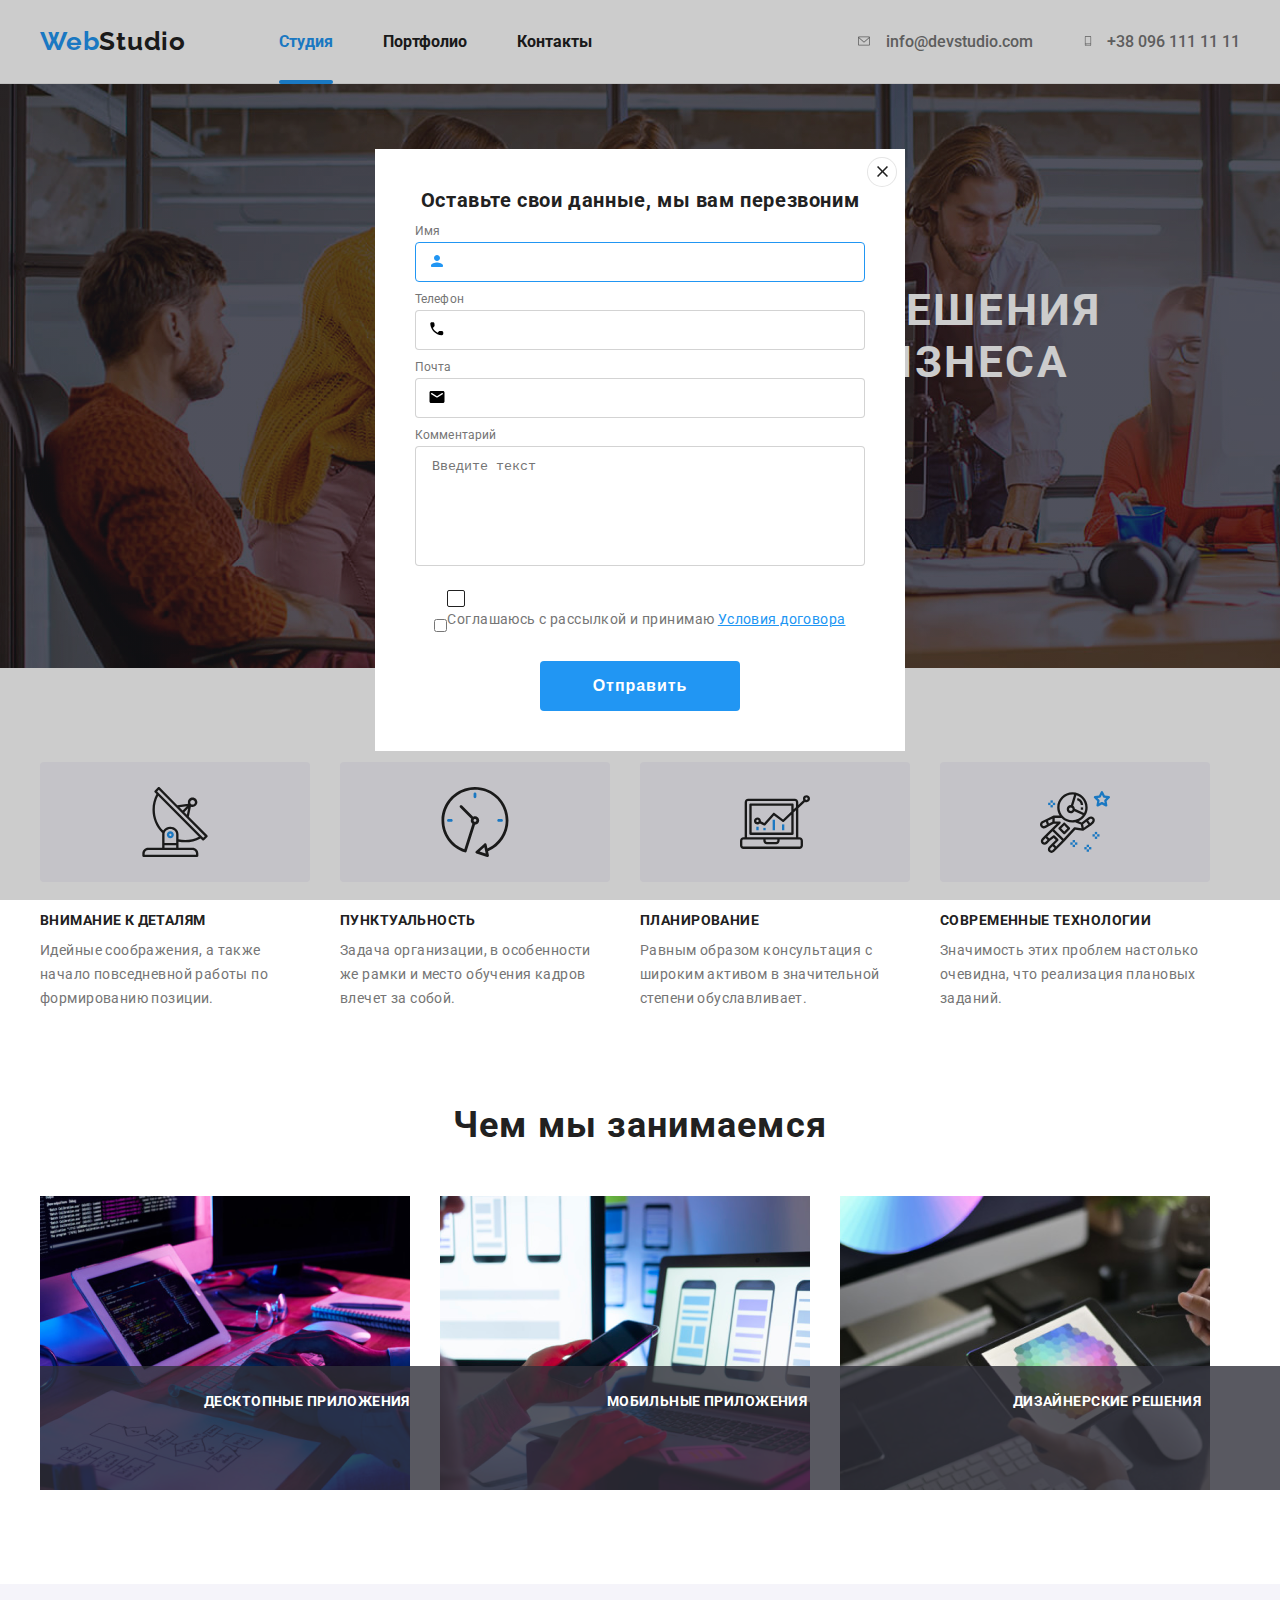
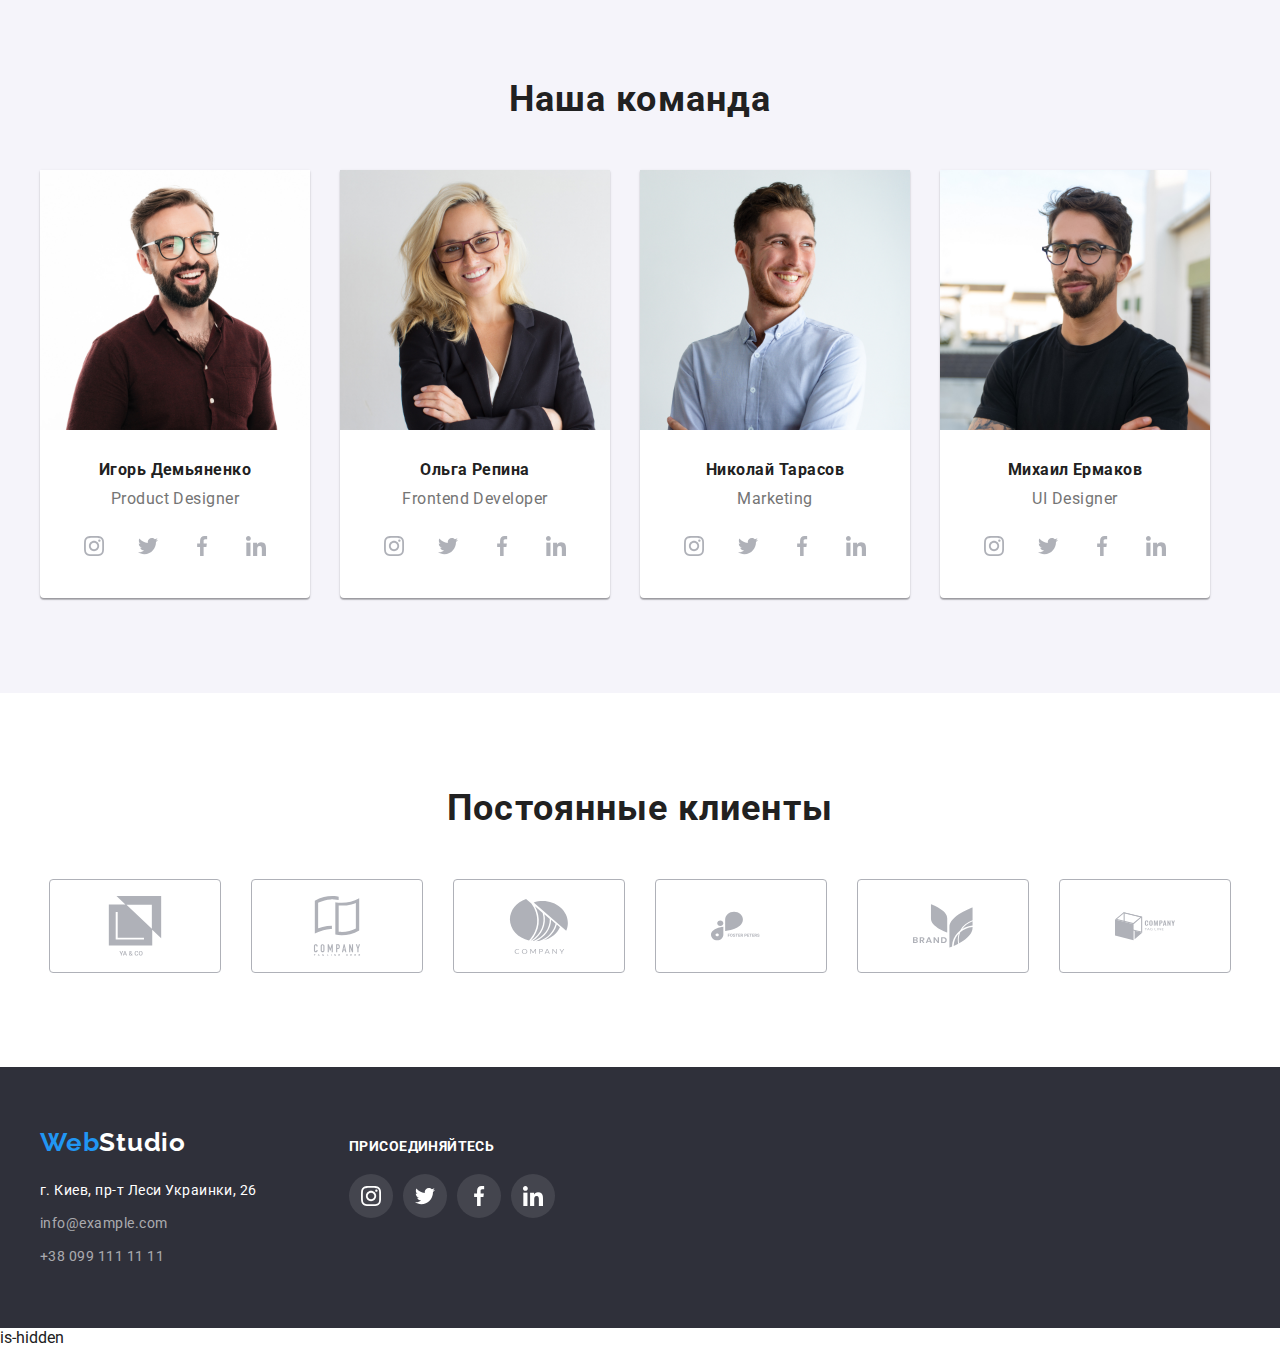
<file: index.html>
<!DOCTYPE html>
<html lang="ru">
  <head>
    <meta charset="UTF-8" />
    <meta http-equiv="X-UA-Compatible" content="IE=edge" />
    <meta name="viewport" content="width=h, initial-scale=1.0" />
    <title>Document</title>
    <link rel="preconnect" href="https://fonts.googleapis.com">
    <link rel="preconnect" href="https://fonts.gstatic.com" crossorigin>
    <link href="https://fonts.googleapis.com/css2?family=Raleway:wght@700&family=Roboto:wght@400;500;700;900&display=swap" rel="stylesheet">
    <link rel="stylesheet" href="https://cdnjs.cloudflare.com/ajax/libs/modern-normalize/1.1.0/modern-normalize.min.css" integrity="sha512-wpPYUAdjBVSE4KJnH1VR1HeZfpl1ub8YT/NKx4PuQ5NmX2tKuGu6U/JRp5y+Y8XG2tV+wKQpNHVUX03MfMFn9Q==" crossorigin="anonymous" referrerpolicy="no-referrer" />
    <link rel="stylesheet" href="./css/style.css" />
  </head>
  <body>
    <header class="main-header">
      <div class="container container-nav">
        <nav class="header">
          <a href="/" class="webstudio raleway black"><span class="blue raleway">Web</span>Studio</a>
          <ul class="ul-nav">
            <li class="header-item">
              <a class="blue link studio item-link-header" href="/">Студия</a>
            </li>

            <li class="header-item">
              <a class="link portfolio black item-link-header" href="./portfolio.html">Портфолио</a>
            </li>

            <li class="header-item"><a class="link contacts black item-link-header" href="/">Контакты</a></li>
          </ul>
        </nav>

        <ul class="mail-tel">

          <li class="header-item">
            <a class="link grey mail item-link-header" href="mailto:info@devstudio.com">
              <svg class="mail-tel-icon" width="16" height="12"><use xlink:href="./img/icons.svg#icon-envelope"></use></svg>
              info@devstudio.com</a>
          </li>

          <li class="header-item">
            <a class="tel link grey item-link-header" href="tel:+380961111111">
              <svg class="mail-tel-icon" width="10" height="12"><use xlink:href="./img/icons.svg#icon-smartphone"></use></svg>
              +38 096 111 11 11</a>
          </li>

        </ul>
      </div>
    </header>

    <main>
      <section class="banner">
        <div class="container">
          <h1 class="banner-text">Эффективные решения для вашего бизнеса</h1>
          <button class="button" type="button" data-modal-open>
            <span class="text-button">Заказать услугу</span>
          </button>
        </div>
      </section>

      <section class="main-quality">
        <div class="container">
          <ul class="quality">
            <li class="quality-box">
              <div class="quality-box-icon">
                <svg class="icon-quality" width="70" height="70"><use xlink:href="./img/icons.svg#icon-antenna-1"></use></svg>
              </div>
              <h3 class="quality-name">Внимание к деталям</h3>
              <p class="quality-text">
                Идейные соображения, а также начало повседневной работы по
                формированию позиции.
              </p>
            </li>

            <li class="quality-box">
              <div class="quality-box-icon">
                <svg class="icon-quality" width="70" height="70"><use xlink:href="./img/icons.svg#icon-clock-1"></use></svg>
              </div>
              <h3 class="quality-name">Пунктуальность</h3>
              <p class="quality-text">
                Задача организации, в особенности же рамки и место обучения кадров
                влечет за собой.
              </p>
            </li>

            <li class="quality-box">
              <div class="quality-box-icon">
                <svg class="icon-quality" width="70" height="70"><use xlink:href="./img/icons.svg#icon-diagram-1"></use></svg>
              </div>
              <h3 class="quality-name">Планирование</h3>
              <p class="quality-text">
                Равным образом консультация с широким активом в значительной
                степени обуславливает.
              </p>
            </li>

            <li class="quality-box">
              <div class="quality-box-icon">
                <svg class="icon-quality" width="70" height="70"><use xlink:href="./img/icons.svg#icon-astronaut-1"></use></svg>
              </div>
              <h3 class="quality-name">Современные технологии</h3>
              <p class="quality-text">
                Значимость этих проблем настолько очевидна, что реализация
                плановых заданий.
              </p>
            </li>
          </ul>
        </div>
      </section>

      <section class="doing">
        <div class="container">
          <h2 class="doing-text">Чем мы занимаемся</h2>
          <ul class="doing-pic">
            <li class="doing-img" width="370">
              <div class="doing-cont">
                <img src="img/box1.png" alt="img" width="370" />
                <p class="doing-text-cont">Десктопные приложения</p>
              </div>
            </li>

            <li class="doing-img" width="370">
              <div class="doing-cont">
                <img src="img/box2.png" alt="img" width="370" />
                <p class="doing-text-cont">Мобильные приложения</p>
              </div>
            </li>
            
            <li class="doing-img" width="370">
              <div class="doing-cont">
                <img src="img/box3.png" alt="img" width="370" />
                <p class="doing-text-cont">Дизайнерские решения</p>
              </div>
            </li>
          </ul>
        </div>
      </section>

      <section class="team">
        <div class="container">
          <h2 class="our-team">Наша команда</h2>
          <ul class="team-container">
            <li class="box-team">
              <img src="img/img.jpg" alt="img" width="270" />
              <div class="our-team-box">
                <h3 class="name-team">Игорь Демьяненко</h3>
                <p class="profession-team">Product Designer</p>
                <ul class="cont-icon">
                  <li>
                    <a href="" class="icon-border">
                      <svg class="team-icon" width="20" height="20"><use xlink:href="./img/icons.svg#icon-instagram-2"></use></svg>
                    </a>
                  </li>

                  <li>
                    <a href="" class="icon-border">
                      <svg class="team-icon" width="20" height="20"><use xlink:href="./img/icons.svg#icon-twitter-1"></use></svg>
                    </a>
                  </li>
                  <li>
                    <a href="" class="icon-border">
                      <svg class="team-icon" width="20" height="20"><use xlink:href="./img/icons.svg#icon-facebook-1"></use></svg>
                    </a>
                  </li>
                  <li>
                    <a href="" class="icon-border">
                      <svg class="team-icon" width="20" height="20"><use xlink:href="./img/icons.svg#icon-linkedin-1"></use></svg>
                    </a>
                  </li>
                </ul>
              </div>

            </li>

            <li class="box-team">
              <img src="img/img1.jpg" alt="img" width="270" />
              <div class="our-team-box">
                <h3 class="name-team">Ольга Репина</h3>
                <p class="profession-team">Frontend Developer</p>
                <ul class="cont-icon">
                  <li>
                    <a href="" class="icon-border">
                      <svg class="team-icon" width="20" height="20"><use xlink:href="./img/icons.svg#icon-instagram-2"></use></svg>
                    </a>
                  </li>

                  <li>
                    <a href="" class="icon-border">
                      <svg class="team-icon" width="20" height="20"><use xlink:href="./img/icons.svg#icon-twitter-1"></use></svg>
                    </a>
                  </li>
                  <li>
                    <a href="" class="icon-border">
                      <svg class="team-icon" width="20" height="20"><use xlink:href="./img/icons.svg#icon-facebook-1"></use></svg>
                    </a>
                  </li>
                  <li>
                    <a href="" class="icon-border">
                      <svg class="team-icon" width="20" height="20"><use xlink:href="./img/icons.svg#icon-linkedin-1"></use></svg>
                    </a>
                  </li>
                </ul>
              </div>
            </li>


            <li class="box-team">
              <img src="img/img2.jpg" alt="img" width="270" />
              <div class="our-team-box">
                <h3 class="name-team">Николай Тарасов</h3>
                <p class="profession-team">Marketing</p>
                <ul class="cont-icon">
                  <li>
                    <a href="" class="icon-border">
                      <svg class="team-icon" width="20" height="20"><use xlink:href="./img/icons.svg#icon-instagram-2"></use></svg>
                    </a>
                  </li>

                  <li>
                    <a href="" class="icon-border">
                      <svg class="team-icon" width="20" height="20"><use xlink:href="./img/icons.svg#icon-twitter-1"></use></svg>
                    </a>
                  </li>
                  <li>
                    <a href="" class="icon-border">
                      <svg class="team-icon" width="20" height="20"><use xlink:href="./img/icons.svg#icon-facebook-1"></use></svg>
                    </a>
                  </li>
                  <li>
                    <a href="" class="icon-border">
                      <svg class="team-icon" width="20" height="20"><use xlink:href="./img/icons.svg#icon-linkedin-1"></use></svg>
                    </a>
                  </li>
                </ul>
              </div>

            </li>

            <li class="box-team">
              <img src="img/img3.jpg" alt="img" width="270" />
              <div class="our-team-box">
                <h3 class="name-team">Михаил Ермаков</h3>
                <p class="profession-team">UI Designer</p>
                <ul class="cont-icon">
                  <li>
                    <a href="" class="icon-border">
                      <svg class="team-icon" width="20" height="20"><use xlink:href="./img/icons.svg#icon-instagram-2"></use></svg>
                    </a>
                  </li>

                  <li>
                    <a href="" class="icon-border">
                      <svg class="team-icon" width="20" height="20"><use xlink:href="./img/icons.svg#icon-twitter-1"></use></svg>
                    </a>
                  </li>
                  <li>
                    <a href="" class="icon-border">
                      <svg class="team-icon" width="20" height="20"><use xlink:href="./img/icons.svg#icon-facebook-1"></use></svg>
                    </a>
                  </li>
                  <li>
                    <a href="" class="icon-border">
                      <svg class="team-icon" width="20" height="20"><use xlink:href="./img/icons.svg#icon-linkedin-1"></use></svg>
                    </a>
                  </li>
                </ul>
              </div>

            </li>
          </ul>
        </div>
      </section>

      <section class="clients">
        <div class="container">
          <h3 class="my-clients">Постоянные клиенты</h3>
          <ul class="clients-cont-icon">
            <li class="clients-icon-box"><a href="" class="clients-icon-link"><svg width="106" height="60" class="clients-icon"><use xlink:href="./img/icons.svg#icon-group"></use></svg></a></li>
            <li class="clients-icon-box"><a href="" class="clients-icon-link"><svg width="106" height="60" class="clients-icon"><use xlink:href="./img/icons.svg#icon-group-1"></use></svg></a></li>
            <li class="clients-icon-box"><a href="" class="clients-icon-link"><svg width="106" height="60" class="clients-icon"><use xlink:href="./img/icons.svg#icon-group-2"></use></svg></a></li>
            <li class="clients-icon-box"><a href="" class="clients-icon-link"><svg width="106" height="60" class="clients-icon"><use xlink:href="./img/icons.svg#icon-group-3"></use></svg></a></li>
            <li class="clients-icon-box"><a href="" class="clients-icon-link"><svg width="106" height="60" class="clients-icon"><use xlink:href="./img/icons.svg#icon-group-4"></use></svg></a></li>
            <li class="clients-icon-box"><a href="" class="clients-icon-link"><svg width="106" height="60" class="clients-icon"><use xlink:href="./img/icons.svg#icon-group-5"></use></svg></a></li>
          </ul>
        </div>
      </section>
    </main>

    <footer class="footer">
      <div class="container footer-cont">
        <div>
          <a href="/" class="webstudio raleway white"><span class="blue raleway">Web</span>Studio</a>
          <address class="address">
            <ul class="address-container">
              <li class="footer-item">
                <a class="link location" href="">г. Киев, пр-т Леси Украинки, 26</a>
              </li>
              <li class="footer-item">
                <a class="link address-mail" href="">info@example.com</a>
              </li>
              <li class="footer-item">
                <a class="link address-tel" href="">+38 099 111 11 11</a>
              </li>
            </ul>
          </address>
        </div>

        <div class="my-social-link">
          <p class="sosial-text">Присоединяйтесь</p>
          <ul class="footer-cont-icon">
            <li class="footer-item-icon">
              <a href="" class="footer-icon-border">
                <svg class="footer-team-icon" width="20" height="20"><use xlink:href="./img/icons.svg#icon-instagram-2"></use></svg>
              </a>
            </li>
            <li class="footer-item-icon">
              <a href="" class="footer-icon-border">
                <svg class="footer-team-icon" width="20" height="20"><use xlink:href="./img/icons.svg#icon-twitter-1"></use></svg>
              </a>
            </li>
            <li class="footer-item-icon">
              <a href="" class="footer-icon-border">
                <svg class="footer-team-icon" width="20" height="20"><use xlink:href="./img/icons.svg#icon-facebook-1"></use></svg>
              </a>
            </li>
            <li class="footer-item-icon">
              <a href="" class="footer-icon-border">
                <svg class="footer-team-icon" width="20" height="20"><use xlink:href="./img/icons.svg#icon-linkedin-1"></use></svg>
              </a>
            </li>
          </ul>
        </div>
      </div>
    </footer>
                    is-hidden
    <div class="backdrop   " data-modal>
      <div class="modal">
        <button type="button" data-modal-close class=" data-modal-close close-btn-modal-window">
          <svg class="icon-close"><use xlink:href="./img/icons.svg#icon-close"></use></svg>
        </button>
        <form class="form">
          <p class="form-text">Оставьте свои данные, мы вам перезвоним</p>
          <div class="form-cont">
            <ul class="form-cont-box">
              <li class="form-item-margin">
                <label class="label-name-for-input" for="">Имя</label>
                  <span class="form-cont-box-item">
                    <input class="form-input" type="text" name="name" id="" required pattern="[a-zA-Zа-яёА-ЯЁ]+" minlength="2" title="" autofocus >
                    <svg class="input-icon"><use xlink:href="./img/icons.svg#icon-person-black-18dp-1"></use></svg>
                  </span>
              </li> 
              <li class="form-item-margin">
                <label class="label-name-for-input" for="">Телефон</label>
                  <span class="form-cont-box-item">
                    <input class="form-input" type="tel" name="tel" id="" required pattern="[0-9+]+" maxlength="14" title="" >
                    <svg class="input-icon"><use xlink:href="./img/icons.svg#icon-phone-black-18dp-1"></use></svg>
                  </span>
              </li>
              <li class="form-item-margin">
                <label class="label-name-for-input" for="">Почта</label>
                  <span class="form-cont-box-item">
                    <input class="form-input" type="email" name="email" id="" required minlength="2" title="" >
                    <svg class="input-icon"><use xlink:href="./img/icons.svg#icon-email-black-18dp-1"></use></svg>
                  </span>
              </li>
            
              <li>
                <span class="form-cont-box-item">
                  <label class="label-name-for-input" for="">Комментарий</label>
                  <textarea class="textarea" name="" id="" placeholder="Введите текст" ></textarea>
                </span>
              </li>
            </ul>
          </div>

          <div class="form-checkbox-accept">
            <input class="form-checkbox" type="checkbox" name="checkbox" id="accept-checkbox">
            <label for="accept-checkbox" class="text-accept">Соглашаюсь с рассылкой и принимаю <a class="text-accept-link" href="">Условия договора</a></label>
          </div>
          <button class="button" type="submit"><span class="text-button">Отправить</span></button>
        </form>
      </div>
    </div>
    <script src="./js/modal.js"></script>
  </body>
</html>
</file>
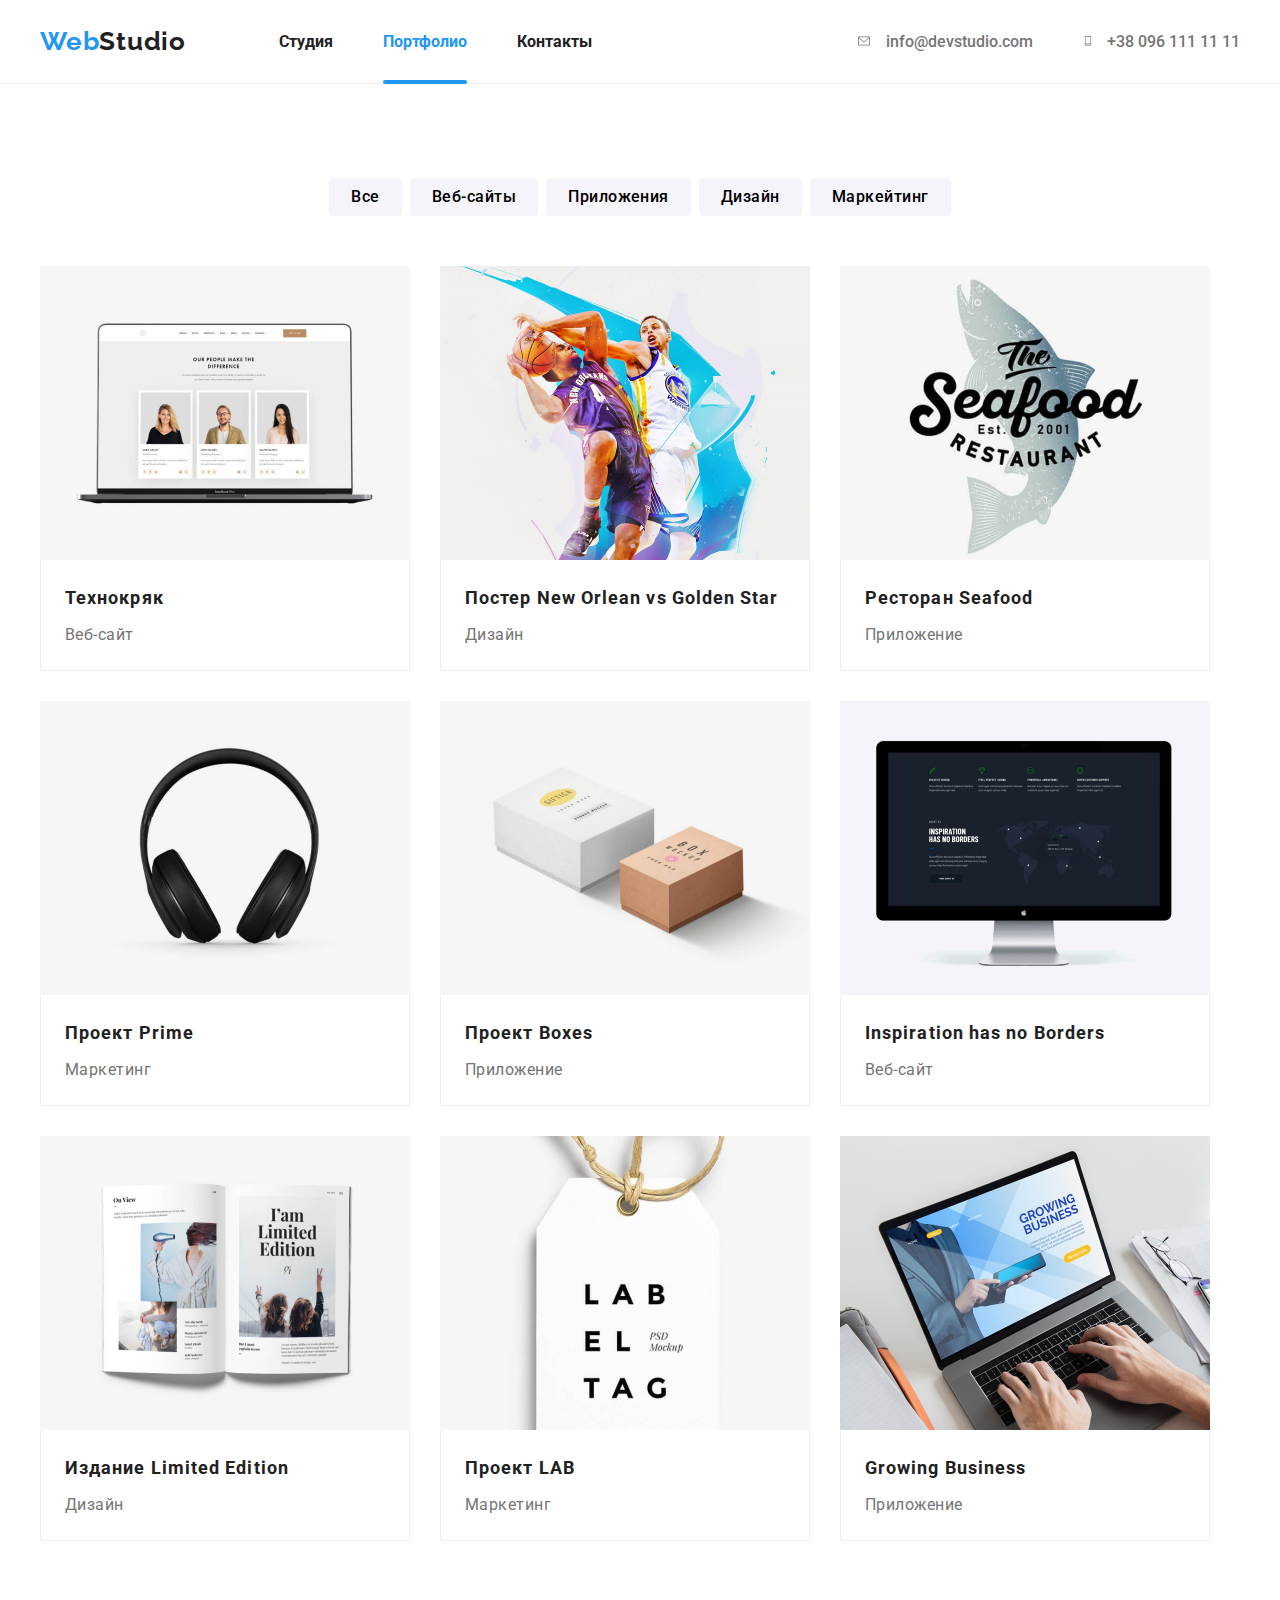
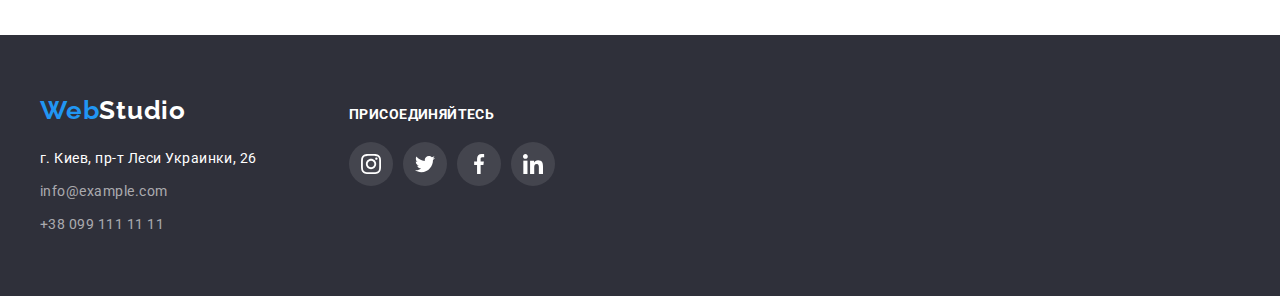
<file: portfolio.html>
<!DOCTYPE html>
<html lang="en">
  <head>
    <meta charset="UTF-8" />
    <meta http-equiv="X-UA-Compatible" content="IE=edge" />
    <meta name="viewport" content="width=h, initial-scale=1.0" />
    <title>Document</title>
    <link rel="preconnect" href="https://fonts.googleapis.com">
    <link rel="preconnect" href="https://fonts.gstatic.com" crossorigin>
    <link href="https://fonts.googleapis.com/css2?family=Raleway:wght@700&family=Roboto:wght@400;500;700;900&display=swap" rel="stylesheet">
    <link rel="stylesheet" href="https://cdnjs.cloudflare.com/ajax/libs/modern-normalize/1.1.0/modern-normalize.min.css" integrity="sha512-wpPYUAdjBVSE4KJnH1VR1HeZfpl1ub8YT/NKx4PuQ5NmX2tKuGu6U/JRp5y+Y8XG2tV+wKQpNHVUX03MfMFn9Q==" crossorigin="anonymous" referrerpolicy="no-referrer" />
    <link rel="stylesheet" href="./css/portfolio.css" />
  </head>
  <body>
    <header class="main-header">
      <div class="container container-nav">
        <nav class="header">
          <a href="/" class="webstudio raleway black"><span class="blue raleway">Web</span>Studio</a>
          <ul class="ul-nav">
            <li class="header-item">
              <a class="link studio black item-link-header" href="/">Студия</a>
            </li>

            <li class="header-item">
              <a class="link portfolio black item-link-header blue" href="./portfolio.html">Портфолио</a>
            </li>

            <li class="header-item"><a class="link contacts black item-link-header" href="/">Контакты</a></li>
          </ul>
        </nav>

        <ul class="mail-tel">

          <li class="header-item">
            <a class="link grey mail item-link-header" href="mailto:info@devstudio.com">
              <svg class="mail-tel-icon" width="16" height="12"><use xlink:href="./img/icons.svg#icon-envelope"></use></svg>
              info@devstudio.com</a>
          </li>

          <li class="header-item">
            <a class="tel link grey item-link-header" href="tel:+380961111111">
              <svg class="mail-tel-icon" width="10" height="12"><use xlink:href="./img/icons.svg#icon-smartphone"></use></svg>
              +38 096 111 11 11</a>
          </li>

        </ul>
      </div>
    </header>


    <main>
      <section class="main">
        <div class="container">
              <ul class="container-button">
                  <li class="btn-item"><button class="button text-button" type="button">Все</button></li>
                  <li class="btn-item"><button class="button text-button" type="button">Веб-сайты</button></li>
                  <li class="btn-item"><button class="button text-button" type="button">Приложения</button></li>
                  <li class="btn-item"><button class="button text-button" type="button">Дизайн</button></li>
                  <li class="btn-item"><button class="button text-button" type="button">Маркейтинг</button></li>
              </ul>

              <ul class="container-project">

                <li class="project">
                  <a href="" class="window-text-pic">
                    <div class="window-text-pic">
                      <img src="./img/project1.png" alt="project" width="370">
                      <p class="window-text">
                        Технокряк это современная площадка распространения коронавируса.
                        Компании используют эту платформу для цифрового шпионажа и атак на
                        защищённые сервера конкурентов.
                      </p>
                    </div>
                    <div class='text-project-box'>
                      <h3 class='project-name'>Технокряк</h3>
                      <p class='project-text'>Веб-сайт</p>
                    </div>
                  </a>
                </li>

                <li class="project">
                  <a href="" class="window-text-pic">
                    <div class="window-text-pic">
                      <img src="./img/project2.png" alt="project" width="370">
                      <p class="window-text">
                        Технокряк это современная площадка распространения коронавируса.
                        Компании используют эту платформу для цифрового шпионажа и атак на
                        защищённые сервера конкурентов.
                      </p>
                    </div>
                    <div class='text-project-box'>
                      <h3 class='project-name'>Постер New Orlean vs Golden Star</h3>
                      <p class='project-text'>Дизайн</p>
                    </div>
                  </a>                  
                </li>

                <li class="project">
                  <a href="" class="window-text-pic">
                    <div class="window-text-pic">
                      <img src="./img/project3.png" alt="project" width="370">
                      <p class="window-text">
                        Технокряк это современная площадка распространения коронавируса.
                        Компании используют эту платформу для цифрового шпионажа и атак на
                        защищённые сервера конкурентов.
                      </p>
                    </div>
                    <div class='text-project-box'>
                      <h3 class='project-name'>Ресторан Seafood</h3>
                      <p class='project-text'>Приложение</p>
                    </div>
                  </a>
                </li>

                <li class="project">
                  <a href="" class="window-text-pic">
                    <div class="window-text-pic">
                      <img src="./img/project4.png" alt="project" width="370">
                      <p class="window-text">
                        Технокряк это современная площадка распространения коронавируса.
                        Компании используют эту платформу для цифрового шпионажа и атак на
                        защищённые сервера конкурентов.
                      </p>
                    </div>
                    <div class='text-project-box'>
                      <h3 class='project-name'>Проект Prime</h3>
                      <p class='project-text'>Маркетинг</p>
                    </div>
                  </a>
                </li>

                <li class="project">
                  <a href="" class="window-text-pic">
                    <div class="window-text-pic">
                      <img src="./img/project5.png" alt="project" width="370">
                      <p class="window-text">
                        Технокряк это современная площадка распространения коронавируса.
                        Компании используют эту платформу для цифрового шпионажа и атак на
                        защищённые сервера конкурентов.
                      </p>
                    </div>
                    <div class='text-project-box'>
                      <h3 class='project-name'>Проект Boxes</h3>
                      <p class='project-text'>Приложение</p>
                    </div>
                  </a>
                </li>

                <li class="project">
                  <a href="" class="window-text-pic">
                    <div class="window-text-pic">
                      <img src="./img/project6.png" alt="project" width="370">
                      <p class="window-text">
                        Технокряк это современная площадка распространения коронавируса.
                        Компании используют эту платформу для цифрового шпионажа и атак на
                        защищённые сервера конкурентов.
                      </p>
                    </div>
                    <div class='text-project-box'>
                      <h3 class='project-name'>Inspiration has no Borders</h3>
                      <p class='project-text'>Веб-сайт</p>
                    </div>
                  </a>
                </li>

                <li class="project">
                  <a href="" class="window-text-pic">
                    <div class="window-text-pic">
                      <img src="./img/project7.png" alt="project" width="370">
                      <p class="window-text">
                        Технокряк это современная площадка распространения коронавируса.
                        Компании используют эту платформу для цифрового шпионажа и атак на
                        защищённые сервера конкурентов.
                      </p>
                    </div>
                    <div class='text-project-box'>
                      <h3 class='project-name'>Издание Limited Edition</h3>
                      <p class='project-text'>Дизайн</p>
                    </div>
                  </a>
                </li>

                <li class="project">
                  <a href="" class="window-text-pic">
                    <div class="window-text-pic">
                      <img src="./img/project8.png" alt="project" width="370">
                      <p class="window-text">
                        Технокряк это современная площадка распространения коронавируса.
                        Компании используют эту платформу для цифрового шпионажа и атак на
                        защищённые сервера конкурентов.
                      </p>
                    </div>
                    <div class='text-project-box'>
                      <h3 class='project-name'>Проект LAB</h3>
                      <p class='project-text'>Маркетинг</p>
                    </div>
                  </a>
                </li>

                <li class="project">
                  <a href="" class="window-text-pic">
                    <div class="window-text-pic">
                      <img src="./img/project9.png" alt="project" width="370">
                      <p class="window-text">
                        Технокряк это современная площадка распространения коронавируса.
                        Компании используют эту платформу для цифрового шпионажа и атак на
                        защищённые сервера конкурентов.
                      </p>
                    </div>
                    <div class='text-project-box'>
                      <h3 class='project-name'>Growing Business</h3>
                      <p class='project-text'>Приложение</p>
                    </div>
                  </a>
                </li>

              </ul>
        </div>
      </section>
    </main>

    <footer class="footer">
      <div class="container footer-cont">
        <div>
          <a href="/" class="webstudio raleway white"><span class="blue raleway">Web</span>Studio</a>
          <address class="address">
            <ul class="address-container">
              <li class="footer-item">
                <a class="link location" href="">г. Киев, пр-т Леси Украинки, 26</a>
              </li>
              <li class="footer-item">
                <a class="link address-mail" href="">info@example.com</a>
              </li>
              <li class="footer-item">
                <a class="link address-tel" href="">+38 099 111 11 11</a>
              </li>
            </ul>
          </address>
        </div>

        <div class="my-social-link">
          <p class="sosial-text">Присоединяйтесь</p>
          <ul class="footer-cont-icon">
            <li class="footer-item-icon">
              <a href="" class="footer-icon-border">
                <svg class="footer-team-icon" width="20" height="20"><use xlink:href="./img/icons.svg#icon-instagram-2"></use></svg>
              </a>
            </li>
            <li class="footer-item-icon">
              <a href="" class="footer-icon-border">
                <svg class="footer-team-icon" width="20" height="20"><use xlink:href="./img/icons.svg#icon-twitter-1"></use></svg>
              </a>
            </li>
            <li class="footer-item-icon">
              <a href="" class="footer-icon-border">
                <svg class="footer-team-icon" width="20" height="20"><use xlink:href="./img/icons.svg#icon-facebook-1"></use></svg>
              </a>
            </li>
            <li class="footer-item-icon">
              <a href="" class="footer-icon-border">
                <svg class="footer-team-icon" width="20" height="20"><use xlink:href="./img/icons.svg#icon-linkedin-1"></use></svg>
              </a>
            </li>
          </ul>
        </div>
      </div>
    </footer>


    
    </body>
</html>
</file>
<file: css/style.css>
* {
  padding: 0;
  margin: 0;
}

:root{
  --color-blue: #2196f3;
  --color-white: #fff;
  --color-grey: #757575;
  --color-black: #212121;
  --color-grey-icon: #AFB1B8;
}

body {
  box-sizing: border-box;
  margin: 0 auto;
  color: var(--color-black);
  font-family: 'Roboto', 'Raleway', sans-serif;
}

ul {
  list-style: none;
}

img{
  display: block;
}

.container{
  width: 1200px;
  padding-left: 15px;
  padding-right: 15px;
  margin: 0 auto;
}

.black{
  color: var(--color-black);
}

.blue{
  color: var(--color-blue);
}

.grey{
  color: var(--color-grey);
}

.link {
  text-decoration: none;
  cursor: pointer;
  transition-property: color;
  transition-duration: 250ms;
  transition-timing-function: cubic-bezier(0.4, 0, 0.2, 1);
}

.link:hover {
  color: #2196f3;
}

.link:focus {
  color: #2196f3;
}


.link:visited {
  color: none;
}

.header {
  display: flex;
  align-items: center;
}

.main-header {
  background-color: var(--color-white);
  border-bottom: 1px solid #EEEEEE;
}

.ul-nav {
  display: flex;
  justify-content: center;
  align-items: center;
}

.webstudio {
  margin: 0 93px 0 0px;
  font-weight: bold;
  font-size: 26px;
  line-height: 31px;
  letter-spacing: 0.03em;
  text-decoration: none;
}

.raleway{
  font-family: 'Raleway' ;
}

.studio {
  display: block;
  font-weight: bold;
  padding-top: 32px;
  padding-bottom: 32px;
}

.portfolio {
  display: block;
  font-weight: bold;
  padding-top: 32px;
  padding-bottom: 32px;
}

.contacts{
  display: block;
  font-weight: bold;
  padding-top: 32px;
  padding-bottom: 32px;
}

.mail {
  display: block;
  font-weight: 500;
  padding-top: 32px;
  padding-bottom: 32px;
}

.mail-tel-icon{
  fill: currentColor;
  margin-right: 10px;
}

.mail:hover .mail-tel-icon, 
.mail:focus .mail-tel-icon{
  fill: var(--color-blue)
}

.tel:hover .mail-tel-icon, 
.tel:focus .mail-tel-icon{
  fill: var(--color-blue)
}

.tel{
  display: block;
  font-weight: 500;
  padding-top: 32px;
  padding-bottom: 32px;
}

.mail-tel{
  display: flex;
  margin-left: auto;
  align-items: center;
}

.container-nav{
  display: flex;
}

.header-item:not(:last-child){
  margin-right: 50px;
}

.item-link-header{
  padding-bottom: 32px;
  padding-top: 32px;
}

.item-link-header{
  position: relative;
}

.header-item .blue::after{
  position: absolute;
  bottom: -1px;
  content: "";
  background-color: var(--color-blue);
  display: block;
  width: 100%;
  height: 4px;
  border-radius: 2px;
  display: block;
}

/* MAIN */

.banner {
  
  padding-bottom: 200px;
  padding-top: 200px;
  background-image: linear-gradient( rgba(47, 48, 58, 0.4), rgba(47, 48, 58, 0.4) ), url(../img/banner-img.jpg) ;
  background-repeat: no-repeat;
  background-position: center;
  width: 1600px;
  margin: 0 auto;
  
}

.banner-text {
  color: var(--color-white);
  font-size: 44px;
  text-transform: uppercase;
  text-align: center;
  letter-spacing: 0.06em;
  max-width: 696px;
  margin: 0 auto;
  margin-bottom: 30px;
}

.button {
  background-color: var(--color-blue);
  min-width: 200px;
  min-height: 50px;
  border: none;
  border-radius: 4px;
  cursor: pointer;
  display: block;
  margin: 0 auto;
}

.text-button {
  color: var(--color-white);
  font-weight: bold;
  font-size: 16px;
  line-height: 30px;
  letter-spacing: 0.06em;
}

/* quality*/

.quality-box-icon{
  background-color: #F5F4FA;
  border-radius: 4px;
  width: 270px;
  height: 120px;
  display: flex;
  align-items: center;
  justify-content: center;
  margin-bottom: 30px;

}

.quality {
  display: flex;
}

.main-quality{
  padding-top: 94px;
  padding-bottom: 94px;
  
}


.quality-name {
  text-transform: uppercase;
  margin-bottom: 10px;
  font-size: 14px;
  letter-spacing: 0.03em;
  font-weight: bold;
  color: var(--color-black);
  
}

.quality-text {
  color: var(--color-grey);
  font-size: 14px;
  line-height: 24px;
  letter-spacing: 0.03em;
}

.quality-box:not(:last-child) {
  margin-right: 30px;
}
.quality-box{
  width: 270px;
}

.doing {
  padding-bottom: 94px;
}

.doing-text-cont{
  font-weight: bold;
  font-size: 14px;
  line-height: 16px;
  text-align: center;
  letter-spacing: 0.03em;
  text-transform: uppercase;
  color: var(--color-white);
  width: 370px;
  height: 70px;
  background-color: rgba(47, 48, 58, 0.8);
  position: absolute;
  bottom: 0;
  padding: 27px 82px;
}

.doing-cont{
  position: relative;
}

.doing-pic {
  display: flex;
}

.doing-text {
  color: var(--color-black);
  font-weight: bold;
  font-size: 36px;
  line-height: 42px;
  text-align: center;
  letter-spacing: 0.03em;
  margin-bottom: 50px;
}

.doing-img:not(:last-child) {
  margin-right: 30px;
}

/* __________TEAM____________*/


.icon-border{
  width: 44px;
  height: 44px;
  border-radius: 50%;
  display: flex;
  align-items: center;
  justify-content: center;
  transition-property: fill;
  transition-property: background-color;
  transition-duration: 250ms;
  transition-timing-function: cubic-bezier(0.4, 0, 0.2, 1);
}

.icon-border:hover, 
.icon-border:focus{
  background-color: var(--color-blue);
}

.icon-border:hover .team-icon,
.icon-border:focus .team-icon{
  fill: var(--color-white);
}

.team-icon{
  fill: var(--color-grey-icon)
}

.cont-icon{
  display: flex;
  justify-content: space-between;
}

.team {
  background-color: #f5f4fa;
  border-radius: 0px;
  padding-bottom: 95px;
  padding-top: 94px;
}

.our-team {
  text-align: center;
  font-weight: bold;
  font-size: 36px;
  line-height: 42px;
  letter-spacing: 0.03em;
  color: var(--color-black);
  margin-bottom: 50px;
}

.team-container {
  display: flex;

}

.box-team {
  background-color: var(--color-white);
  box-shadow: 0px 1px 3px rgba(0, 0, 0, 0.12), 0px 1px 1px rgba(0, 0, 0, 0.14),
    0px 2px 1px rgba(0, 0, 0, 0.2);
  border-radius: 0px 0px 4px 4px;
  width: 270px;

}


.box-team:not(:last-child){
  margin-right: 30px;
}

.our-team-box{
  padding: 30px 32px 30px 32px;
}

.name-team {
  color: var(--color-black);
  font-size: 16px;
  font-weight: bold;
  line-height: 19px;
  letter-spacing: 0.03em;
  text-align: center;
  margin-bottom: 10px;
}

.profession-team {
  font-size: 16px;
  line-height: 19px;
  text-align: center;
  letter-spacing: 0.03em;
  color: var(--color-grey);
  margin-bottom: 16px;
}

/* ___________CLIENTS____________*/

.clients{
  padding-top: 94px;
  padding-bottom: 94px;
}

.my-clients{
  text-align: center;
  color: var(--color-black);
  margin-bottom: 50px;
  font-size: 36px;
  line-height: 42px;
  letter-spacing: 0.03em;
}

.clients-cont-icon{
  display: flex;
  justify-content: center
}

.clients-icon-box{
  width: 170px;
  height: 92px;
  border-radius: 4px;
  border: 1px solid var(--color-grey-icon);
  
}

.clients-icon{
  transition-property: fill;
  transition-duration: 250ms;
  transition-timing-function: cubic-bezier(0.4, 0, 0.2, 1);
}

.clients-icon-link{
  width: 100%;
  height: 100%;
  display: flex;
  align-items: center;
  justify-content: center;
}

.clients-icon-box:hover .clients-icon, 
.clients-icon-box:focus .clients-icon{
  fill: var(--color-blue);
}

.clients-icon-box:hover, 
.clients-icon-box:focus{
  border-color: var(--color-blue);
}

.clients-icon-box:not(:last-child){
  margin-right: 30px;
}

.clients-icon{
  fill: var(--color-grey-icon);
}

.footer {
  background-color: #2f303a;
  display: flex;
  justify-content: center;
  align-items: flex-start;
  flex-direction: column;
  padding-top: 60px;
  padding-bottom: 60px;
}

.address {
  margin: 20px 0 0 0;
  font-style: normal;
  font-weight: 400;
  letter-spacing: 0.03em;
}

.logo {
  margin: 60px 0 0 0px;
}

.white{
  color: var(--color-white);
}

.logo {
  color: var(--color-white);
  font-weight: bold;
  font-size: 26px;
  line-height: 31px;
  text-decoration: none;
}

.location {
  font-size: 14px;
  line-height: 24px;
  color: var(--color-white);
}

.address-mail {
  font-size: 14px;
  line-height: 24px;
  color: rgba(255, 255, 255, 0.6);
}

.footer-item:not(:last-child){
  margin-bottom: 9px;
}

.address-tel {
  font-size: 14px;
  line-height: 24px;
  color: rgba(255, 255, 255, 0.6);
}

.footer-cont-icon{
  display: flex;
}

.footer-item-icon:not(:last-child){
  margin-right: 10px;  
}

.footer-icon-border{
  width: 44px;
  height: 44px;
  border-radius: 50%;
  display: flex;
  align-items: center;
  justify-content: center;
}

.footer-icon-border:not(:last-child){
  margin-right: 10px;
}

.footer-team-icon{
  fill: var(--color-white);
}

.footer-icon-border:hover, 
.footer-icon-border:focus{
  background-color: var(--color-blue);

}

.footer-icon-border{
  background-color: rgba(255, 255, 255, 0.1);
  transition-property: background-color;
  transition-duration: 250ms;
  transition-timing-function: cubic-bezier(0.4, 0, 0.2, 1);
}

.sosial-text{
  font-size: 14px;
  line-height: 16px;
  letter-spacing: 0.03em;
  text-transform: uppercase;
  color: var(--color-white);
  margin-bottom: 20px;
  font-weight: 700;
}

.my-social-link{
  margin-left: 70px;
}

.footer-cont{
  display: flex;
  align-items: baseline;
}

/*~~~~~~~~MODAL~~~~~~~~~~*/


.backdrop{
  position: fixed;
  top: 0%;
  left: 0%;
  width: 100vw;
  height: 100vh;
  background-color: rgba(0, 0, 0, 0.2);
}

.modal{
  width: 530px;
  min-height: 580px;
  background-color: var(--color-white);
  position: absolute;
  top: 50%;
  left: 50%;
  transform: translate(-50%, -50%);
  position: relative;
}

.close-btn-modal-window{
  width: 30px;
  height: 30px;
  border-radius: 50%;
  border: 1px solid rgba(0, 0, 0, 0.1);
  background-color: var(--color-white);
  cursor: pointer;
  position: absolute;
  top: 8px;
  right: 8px;
}

.icon-close{
  width: 11px;
  height: 11px;
  fill: var(--color-black);
}

.is-hidden{
  opacity: 0;
  appearance: none;
  pointer-events: none;
}


/*form*/

.form{
  padding: 40px;
}

.textarea{
  resize: none;
  width: 100%;
  height: 120px;
  border: 1px solid rgba(33, 33, 33, 0.2);
  box-sizing: border-box;
  border-radius: 4px;
  padding: 12px 16px;
  margin-bottom: 20px;
}

.form-text{
  font-weight: 700;
  font-size: 20px;
  line-height: 23px;
  text-align: center;
  letter-spacing: 0.03em;
  color: var(--color-black);
  text-align: center;
  margin-bottom: 12px;
}

.label-name-for-input{
  display: block;
  font-size: 12px;
  line-height: 14px;
  letter-spacing: 0.01em;
  color: var(--color-grey);
  margin-bottom: 4px;
}

.form-input{
  height: 40px;
  border: 1px solid rgba(33, 33, 33, 0.2);
  box-sizing: border-box;
  border-radius: 4px;
  padding: 12px 12px 12px 42px;
  width: 100%;
}

.form-input:focus{
  border-color: var(--color-blue);
  outline: none;
}

.form-input:focus + .input-icon{
  fill: var(--color-blue);
}

.textarea:focus{
  border-color: var(--color-blue);
  outline: none;
}


.text-accept{
  font-size: 14px;
  line-height: 24px;
  letter-spacing: 0.03em;
  color: var(--color-grey);
  margin-bottom: 30px;
}

.text-accept-link{
  text-decoration-line: underline;
  color: var(--color-blue);
}


.form-cont-box-item{
  
  position: relative;
}

.form-cont-box-item:focus{
  outline: var(--color-blue);
}

.form-checkbox-accept{
  display: flex;
  justify-content: center;
  align-items: center;
}

.input-icon{
  position: absolute;
  top: 50%;
  left: 13px;
  transform: translateY(-50%);
  width: 18px;
  height: 18px;
}


.form-input-icon-checkbox{
  width: 16px;
  height: 15px;
  fill: var(--color-black)
}

.form-item-margin{
  margin-bottom: 10px;
}

.text-accept{
  display: block;
}

.text-accept::before{
  content: "";
  display: block;
  width: 16px;
  height: 15px;
  border: 1px solid var(--color-black);
  border-radius: 2px;
  background-image: url(../img/checkbox.jpg);
  background-color: yellow;
}

.form-checkbox:checked + .text-accept{
  
}

.form-checkbox-icon-border{

}

.icon-checkbox{
  width: 11px;
  height: 8px;
}
</file>
<file: css/portfolio.css>
* {
  padding: 0;
  margin: 0;
  font-family: 'Roboto', 'Raleway', sans-serif;
}

:root{
  --color-blue: #2196f3;
  --color-white: #fff;
  --color-grey: #757575;
  --color-black: #212121;
}

body {
  box-sizing: border-box;
  margin: 0 auto;
  color: var(--color-black);
}

ul {
  list-style: none;
}

img{
  display: block;
}

.container{
  width: 1200px;
  padding-left: 15px;
  padding-right: 15px;
  margin: 0 auto;
}

.black{
  color: var(--color-black);
}

.blue{
  color: var(--color-blue);
}

.grey{
  color: var(--color-grey);
}

.link {
  text-decoration: none;
  cursor: pointer;
  transition-property: color;
  transition-duration: 250ms;
  transition-timing-function: cubic-bezier(0.4, 0, 0.2, 1);
}

.link:hover {
  color: #2196f3;
}

.link:focus {
  color: #2196f3;
}


.link:visited {
  color: none;
}

.header {
  display: flex;
  align-items: center;
}

.main-header {
  background-color: var(--color-white);
  border-bottom: 1px solid #EEEEEE;
}

.ul-nav {
  display: flex;
  justify-content: center;
  align-items: center;
}

.webstudio {
  margin: 0 93px 0 0px;
  font-weight: bold;
  font-size: 26px;
  line-height: 31px;
  letter-spacing: 0.03em;
  text-decoration: none;
}

.raleway{
  font-family: 'Raleway' ;
}

.studio {
  display: block;
  font-weight: bold;
  padding-top: 32px;
  padding-bottom: 32px;
}

.portfolio {
  display: block;
  font-weight: bold;
  padding-top: 32px;
  padding-bottom: 32px;
}

.contacts{
  display: block;
  font-weight: bold;
  padding-top: 32px;
  padding-bottom: 32px;
}

.mail {
  display: block;
  font-weight: 500;
  padding-top: 32px;
  padding-bottom: 32px;
}

.mail-tel-icon{
  fill: currentColor;
  margin-right: 10px;
}

.mail:hover .mail-tel-icon, 
.mail:focus .mail-tel-icon{
  fill: var(--color-blue)
}

.tel:hover .mail-tel-icon, 
.tel:focus .mail-tel-icon{
  fill: var(--color-blue)
}

.tel{
  display: block;
  font-weight: 500;
  padding-top: 32px;
  padding-bottom: 32px;
}

.mail-tel{
  display: flex;
  margin-left: auto;
  align-items: center;
}

.container-nav{
  display: flex;
}

.header-item:not(:last-child){
  margin-right: 50px;
}

.item-link-header{
  padding-bottom: 32px;
  padding-top: 32px;
}

.item-link-header{
  position: relative;
}

.header-item .blue::after{
  position: absolute;
  bottom: -1px;
  content: "";
  background-color: var(--color-blue);
  display: block;
  width: 100%;
  height: 4px;
  border-radius: 2px;
  display: block;
}

/* MAIN */

.container-button{
  display: flex;
  justify-content: center;
  margin-bottom: 50px;
}

.main{
  padding: 94px 0 94px 0;
}

.text-button{
  letter-spacing: 0.03em;
  font-weight: 500;
  font-size: 16px;
  line-height: 26px;
}

.button{
  padding: 6px 22px;
  background-color: #F5F4FA;
  border-radius: 4px;
  border: none;
  cursor: pointer;
}

.button{
  transition-property:  background-color;
  transition-duration: 250ms;
  transition-timing-function: cubic-bezier(0.4, 0, 0.2, 1);
}

.btn-item:not(:last-child){
  margin-right: 8px;
}

.button-fover-focus{
  background-color: var(--color-blue);
  color: var(--color-white);
  box-shadow: 0px 3px 1px rgba(0, 0, 0, 0.1), 0px 1px 2px rgba(0, 0, 0, 0.08), 0px 2px 2px rgba(0, 0, 0, 0.12);
}

.button:hover{
  background-color: var(--color-blue);
  color: var(--color-white);
  box-shadow: 0px 3px 1px rgba(0, 0, 0, 0.1), 0px 1px 2px rgba(0, 0, 0, 0.08), 0px 2px 2px rgba(0, 0, 0, 0.12);
}

.button:focus{
  background-color: var(--color-blue);
  color: var(--color-white);
  box-shadow: 0px 3px 1px rgba(0, 0, 0, 0.1), 0px 1px 2px rgba(0, 0, 0, 0.08), 0px 2px 2px rgba(0, 0, 0, 0.12);
}

.container-project{
  display: flex;
  flex-wrap: wrap;
  margin-left: -30px;
  margin-bottom: -30px;
}


.project{
  box-sizing: border-box;
}

.project{
  margin-bottom: 30px;
  margin-left: 30px;
  width: 370px;
}



.window-text{
  font-size: 18px;
  line-height: 28px;
  letter-spacing: 0.03em;
  color: var(--color-white);
  background-color: rgba(33, 150, 243, 0.9);
  position: absolute;
  bottom: 0;
  width: 100%;
  height: 100%;
  padding: 63px 24px;
  overflow-y: scroll;
  transform: translateY(100%);
  transition: transform 250ms linear;
}

.window-text-pic{
  position: relative;
  overflow: hidden;
  text-decoration: none;
  display: block;
}

.window-text-pic:hover,
.window-text-pic:focus{
  box-shadow: 0px 1px 1px rgba(0, 0, 0, 0.12), 0px 4px 4px rgba(0, 0, 0, 0.06), 1px 4px 6px rgba(0, 0, 0, 0.16);
}

.project:hover .window-text{
  transform: translateY(0%);
}

.project-name{
  letter-spacing: 0.06em;
  font-weight: bold;
  font-size: 18px;
  line-height: 36px;
  color: var(--color-black);
  margin-bottom: 4px;
}
 
.project-text{
  letter-spacing: 0.03em;
  color: var(--color-grey);
  font-weight: normal;
  font-size: 16px;
  line-height: 30px;
}

.text-project-box{
  padding: 20px 24px 20px 24px;
  border: 1px solid #EEEEEE;
  border-top: none;
}



/* Footer */

.footer {
  background-color: #2f303a;
  display: flex;
  justify-content: center;
  align-items: flex-start;
  flex-direction: column;
  padding-top: 60px;
  padding-bottom: 60px;
}

.address {
  margin: 20px 0 0 0;
  font-style: normal;
  font-weight: 400;
  letter-spacing: 0.03em;
}

.logo {
  margin: 60px 0 0 0px;
}

.white{
  color: var(--color-white);
}

.logo {
  color: var(--color-white);
  font-weight: bold;
  font-size: 26px;
  line-height: 31px;
  text-decoration: none;
}

.location {
  font-size: 14px;
  line-height: 24px;
  color: var(--color-white);
}

.address-mail {
  font-size: 14px;
  line-height: 24px;
  color: rgba(255, 255, 255, 0.6);
}

.footer-item:not(:last-child){
  margin-bottom: 9px;
}

.address-tel {
  font-size: 14px;
  line-height: 24px;
  color: rgba(255, 255, 255, 0.6);
}

.footer-cont-icon{
  display: flex;
}

.footer-cont-icon:not(:last-child){
  margin-right: 10px;
}

.footer-icon-border{
  width: 44px;
  height: 44px;
  border-radius: 50%;
  display: flex;
  align-items: center;
  justify-content: center;
  margin-right: 10px;
}

.footer-team-icon{
  fill: var(--color-white);
}

.footer-icon-border:hover, .footer-icon-border:focus{
  background-color: var(--color-blue);
}

.footer-icon-border{
  background-color: rgba(255, 255, 255, 0.1);
  transition-property: background-color;
  transition-duration: 250ms;
  transition-timing-function: cubic-bezier(0.4, 0, 0.2, 1);
}

.sosial-text{
  font-size: 14px;
  line-height: 16px;
  letter-spacing: 0.03em;
  text-transform: uppercase;
  color: var(--color-white);
  margin-bottom: 20px;
  font-weight: 700;
}

.my-social-link{
  margin-left: 70px;
}

.footer-cont{
  display: flex;
  align-items: baseline;
}
</file>
